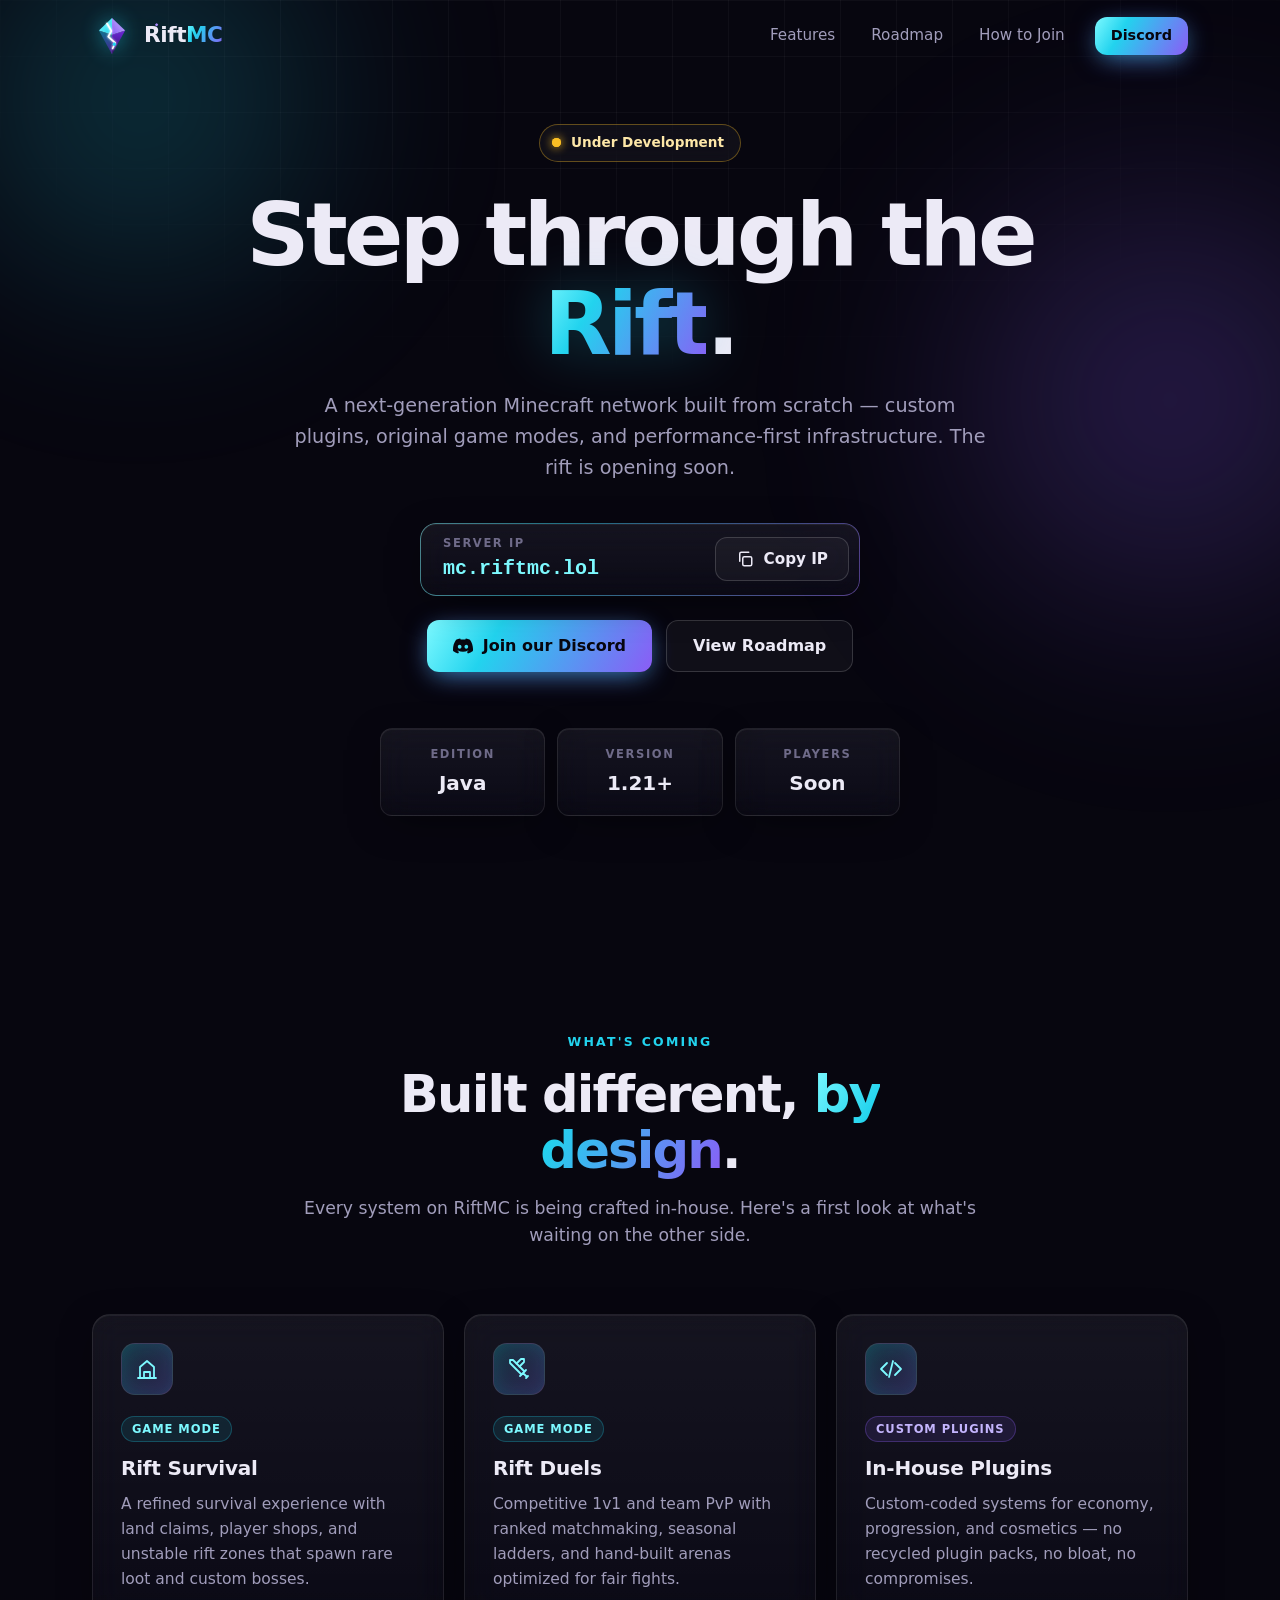
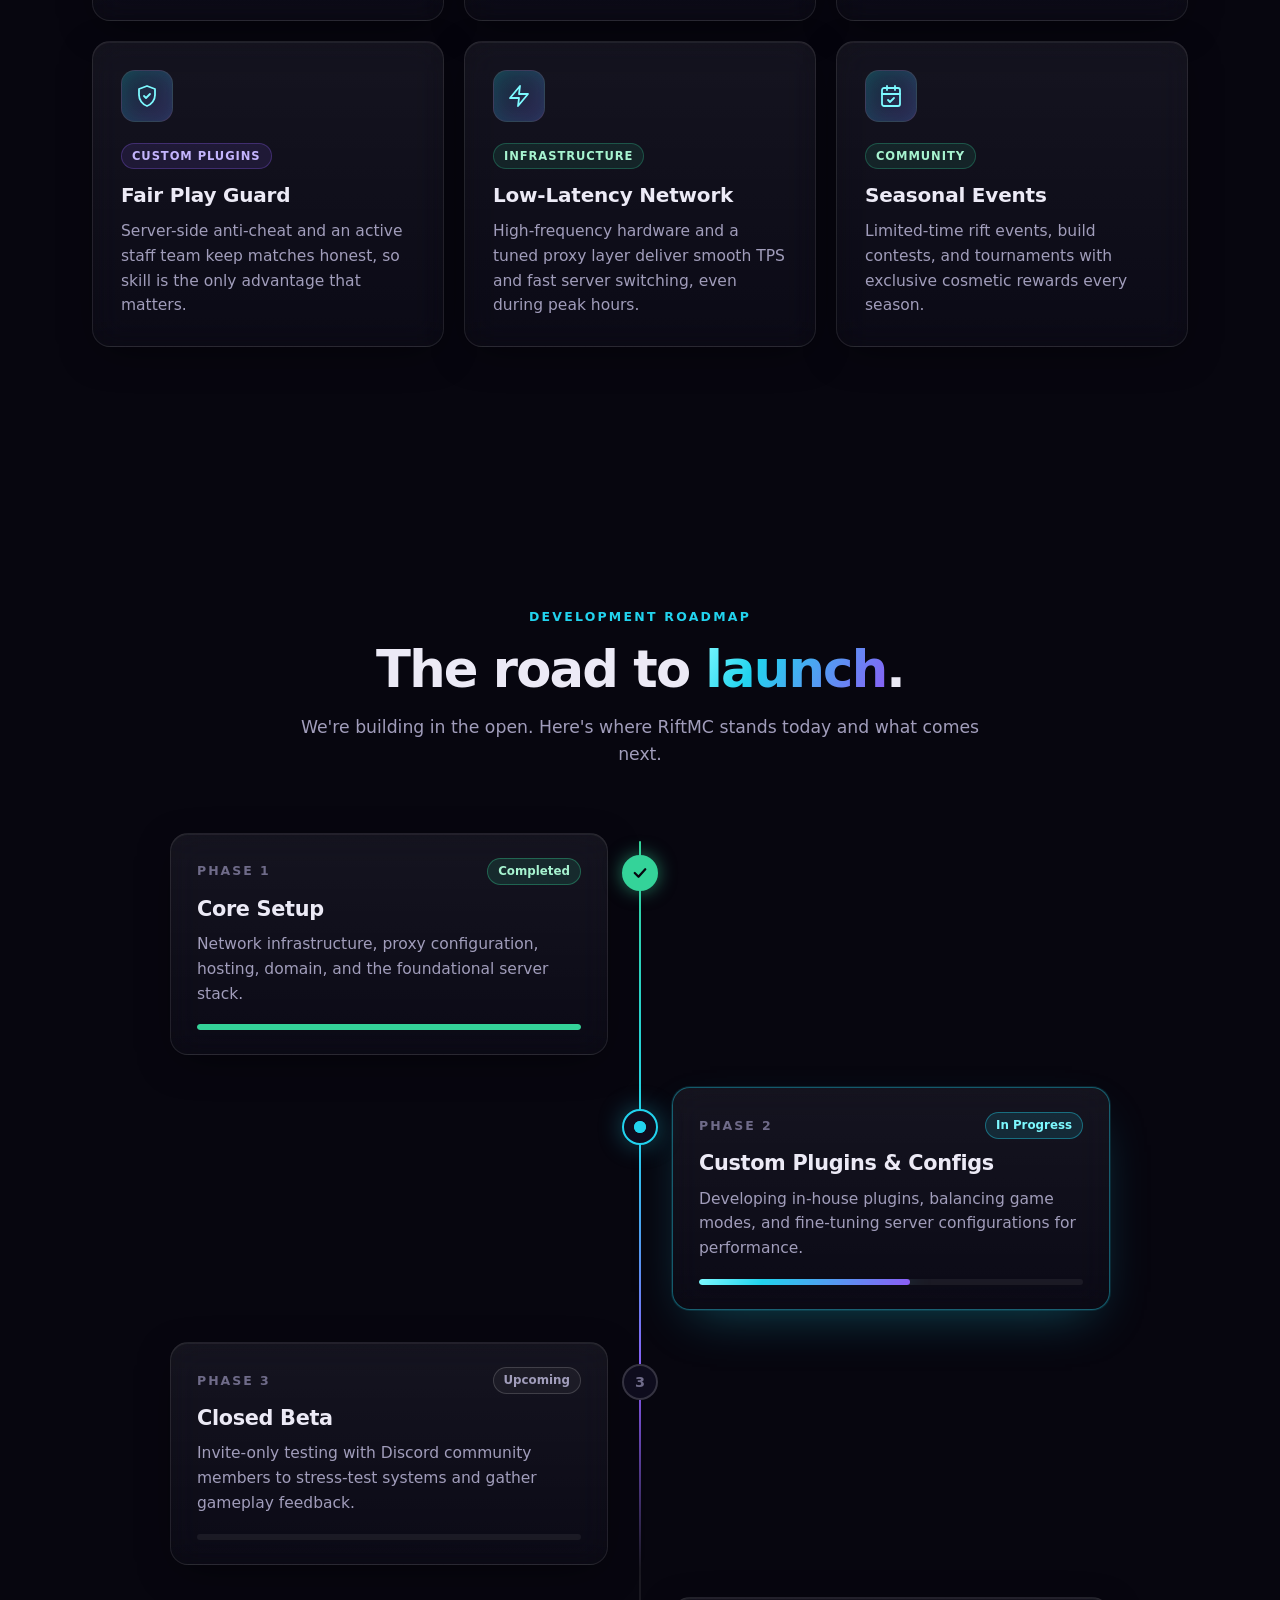
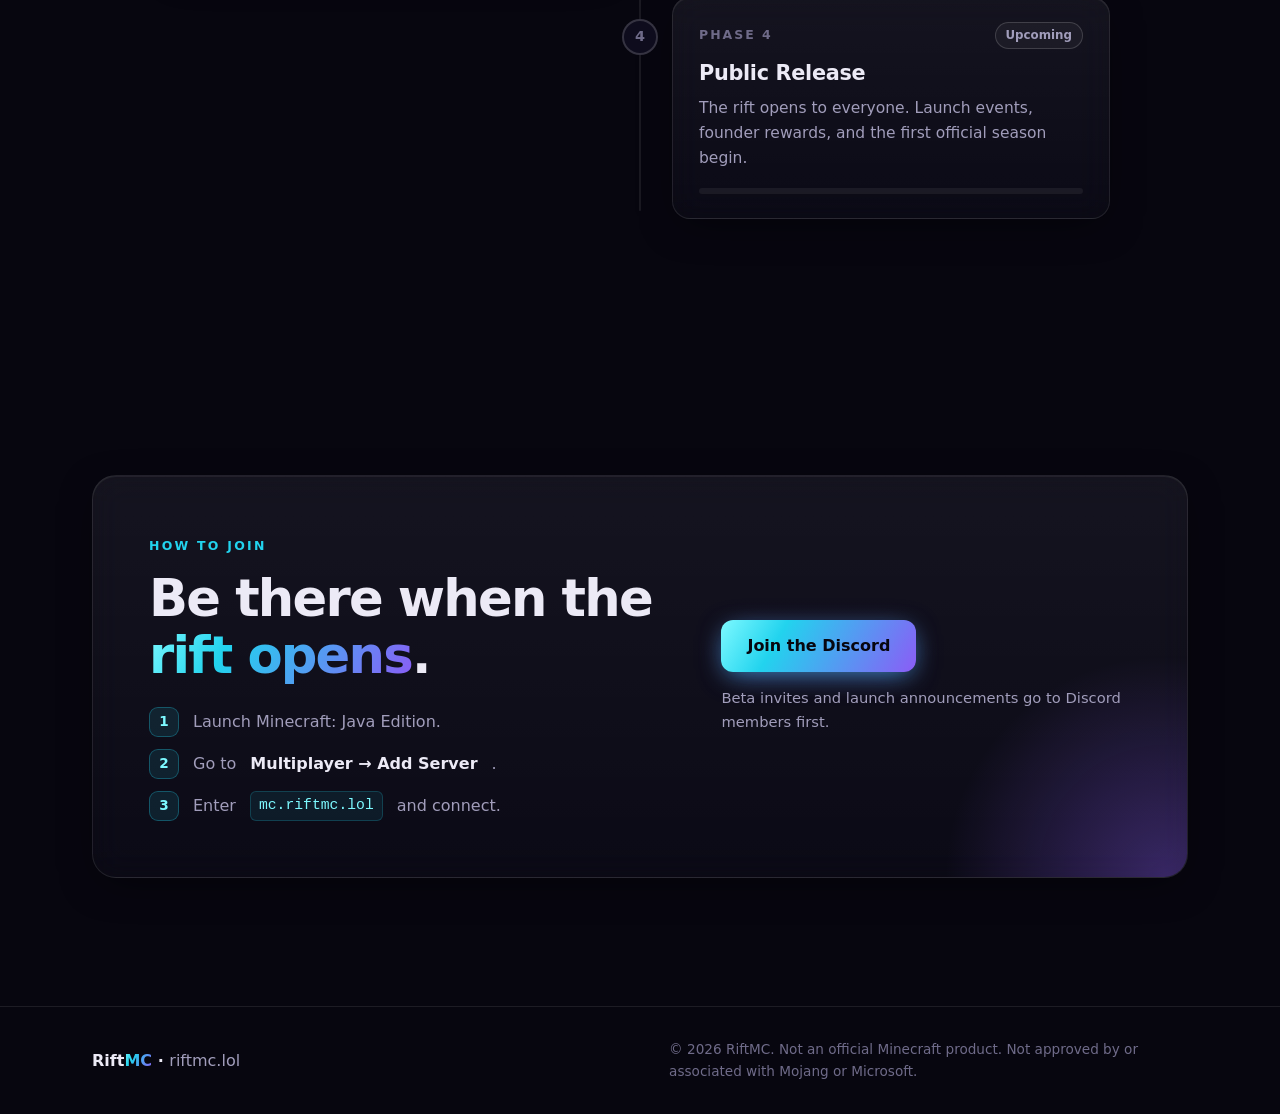
<file: index.html>
<!DOCTYPE html>
<html lang="en">
<head>
  <meta charset="UTF-8">
  <meta name="viewport" content="width=device-width, initial-scale=1">
  <title>RiftMC — Minecraft Server Network</title>
  <meta name="description" content="RiftMC is a next-generation Minecraft server network with custom plugins and unique game modes. Join at mc.riftmc.lol.">
  <meta name="theme-color" content="#07060f">
  <link rel="canonical" href="https://riftmc.lol/">

  <meta property="og:type" content="website">
  <meta property="og:title" content="RiftMC — Minecraft Server Network">
  <meta property="og:description" content="Custom plugins, unique game modes, and a community built from the ground up. IP: mc.riftmc.lol">
  <meta property="og:url" content="https://riftmc.lol/">
  <meta name="twitter:card" content="summary">

  <link rel="icon" href="favicon.svg" type="image/svg+xml">
  <script>document.documentElement.classList.add("js")</script>
  <link rel="stylesheet" href="css/styles.css">
  <script type="module" src="js/main.js"></script>
</head>
<body>
  <a class="skip-link" href="#main">Skip to content</a>

  <!-- Ambient background -->
  <div class="bg" aria-hidden="true">
    <div class="bg__grid"></div>
    <div class="bg__orb bg__orb--cyan"></div>
    <div class="bg__orb bg__orb--purple"></div>
  </div>

  <header class="header" data-header>
    <div class="container header__inner">
      <a href="#top" class="brand" aria-label="RiftMC home">
        <svg class="brand__logo" viewBox="0 0 64 64" aria-hidden="true">
          <defs>
            <linearGradient id="logo-a" x1="0" y1="0" x2="1" y2="1">
              <stop offset="0" stop-color="#7df9ff"/>
              <stop offset="1" stop-color="#22d3ee"/>
            </linearGradient>
            <linearGradient id="logo-b" x1="1" y1="0" x2="0" y2="1">
              <stop offset="0" stop-color="#c4b5fd"/>
              <stop offset="1" stop-color="#8b5cf6"/>
            </linearGradient>
            <linearGradient id="logo-c" x1="0" y1="0" x2="0" y2="1">
              <stop offset="0" stop-color="#0e7490"/>
              <stop offset="1" stop-color="#4c1d95"/>
            </linearGradient>
            <linearGradient id="logo-d" x1="0" y1="0" x2="0" y2="1">
              <stop offset="0" stop-color="#6d28d9"/>
              <stop offset="1" stop-color="#2e1065"/>
            </linearGradient>
            <filter id="logo-glow" x="-50%" y="-50%" width="200%" height="200%">
              <feGaussianBlur stdDeviation="1.6" result="blur"/>
              <feMerge><feMergeNode in="blur"/><feMergeNode in="SourceGraphic"/></feMerge>
            </filter>
          </defs>
          <g class="brand__crystal">
            <polygon points="32,3 11,23 32,30" fill="url(#logo-a)"/>
            <polygon points="32,3 53,23 32,30" fill="url(#logo-b)"/>
            <polygon points="11,23 32,30 32,61" fill="url(#logo-c)"/>
            <polygon points="53,23 32,30 32,61" fill="url(#logo-d)"/>
            <polyline points="32,3 32,30 32,61" fill="none" stroke="#fff" stroke-opacity=".18" stroke-width=".8"/>
            <polyline points="11,23 32,30 53,23" fill="none" stroke="#fff" stroke-opacity=".25" stroke-width=".8"/>
          </g>
          <polyline class="brand__rift" points="24,12 31,24 26,33 37,43 33,52" fill="none" stroke="#fff" stroke-width="2.6" stroke-linejoin="round" stroke-linecap="round" filter="url(#logo-glow)"/>
          <rect class="brand__shard brand__shard--1" x="4" y="36" width="5" height="5" rx="1" transform="rotate(45 6.5 38.5)" fill="#22d3ee"/>
          <rect class="brand__shard brand__shard--2" x="55" y="40" width="4" height="4" rx="1" transform="rotate(45 57 42)" fill="#a78bfa"/>
        </svg>
        <span class="brand__name">Rift<span class="text-gradient">MC</span></span>
      </a>

      <button class="nav-toggle" type="button" aria-expanded="false" aria-controls="site-nav" data-nav-toggle>
        <span class="sr-only">Toggle navigation</span>
        <span class="nav-toggle__bar"></span>
        <span class="nav-toggle__bar"></span>
      </button>

      <nav class="nav" id="site-nav" aria-label="Primary" data-nav>
        <ul class="nav__list">
          <li><a class="nav__link" href="#features">Features</a></li>
          <li><a class="nav__link" href="#roadmap">Roadmap</a></li>
          <li><a class="nav__link" href="#join">How to Join</a></li>
          <li><a class="btn btn--sm btn--primary" href="#" target="_blank" rel="noopener" data-discord-link><span data-discord-label>Discord</span></a></li>
        </ul>
      </nav>
    </div>
  </header>

  <main id="main">
    <!-- HERO -->
    <section class="hero" id="top" aria-labelledby="hero-title">
      <div class="container hero__inner">
        <div class="status-pill" data-status data-state="checking" role="status" aria-live="polite">
          <span class="status-pill__dot" aria-hidden="true"></span>
          <span data-status-label>Checking server status…</span>
        </div>

        <h1 class="hero__title" id="hero-title">
          Step through the <span class="text-gradient">Rift</span>.
        </h1>
        <p class="hero__lead">
          A next-generation Minecraft network built from scratch — custom plugins,
          original game modes, and performance-first infrastructure. The rift is opening soon.
        </p>

        <div class="ip-box glass" data-copy-ip>
          <div class="ip-box__text">
            <span class="ip-box__label">Server IP</span>
            <code class="ip-box__ip" data-ip>mc.riftmc.lol</code>
          </div>
          <button class="btn btn--ghost ip-box__btn" type="button" data-copy-btn>
            <svg class="icon" viewBox="0 0 24 24" aria-hidden="true"><rect x="9" y="9" width="12" height="12" rx="2"/><path d="M5 15V5a2 2 0 0 1 2-2h10"/></svg>
            <span data-copy-label>Copy IP</span>
          </button>
          <span class="sr-only" aria-live="polite" data-copy-announce></span>
        </div>

        <div class="hero__actions">
          <a class="btn btn--primary btn--lg" href="#" target="_blank" rel="noopener" data-discord-link>
            <svg class="icon icon--fill" viewBox="0 0 24 24" aria-hidden="true"><path d="M20.3 4.4A19.6 19.6 0 0 0 15.4 3l-.6 1.3a18 18 0 0 0-5.6 0L8.6 3a19.6 19.6 0 0 0-4.9 1.5C.6 9.1-.3 13.6.1 18a19.8 19.8 0 0 0 6 3l1.3-2.1a12.8 12.8 0 0 1-2-1l.5-.4a14 14 0 0 0 12.2 0l.5.4-2 1 1.3 2.1a19.7 19.7 0 0 0 6-3c.5-5.2-.8-9.6-3.6-13.6ZM8 15.3c-1.2 0-2.2-1.1-2.2-2.4S6.8 10.5 8 10.5s2.2 1.1 2.2 2.4-1 2.4-2.2 2.4Zm8 0c-1.2 0-2.2-1.1-2.2-2.4s1-2.4 2.2-2.4 2.2 1.1 2.2 2.4-1 2.4-2.2 2.4Z"/></svg>
            <span data-discord-label>Join our Discord</span>
          </a>
          <a class="btn btn--ghost btn--lg" href="#roadmap">View Roadmap</a>
        </div>

        <dl class="hero__stats">
          <div class="stat glass">
            <dt>Edition</dt>
            <dd>Java</dd>
          </div>
          <div class="stat glass">
            <dt>Version</dt>
            <dd data-version>1.21+</dd>
          </div>
          <div class="stat glass">
            <dt>Players</dt>
            <dd data-players>—</dd>
          </div>
        </dl>
      </div>
    </section>

    <!-- FEATURES -->
    <section class="section" id="features" aria-labelledby="features-title">
      <div class="container">
        <header class="section__head reveal">
          <span class="eyebrow">What's coming</span>
          <h2 class="section__title" id="features-title">Built different, <span class="text-gradient">by design</span>.</h2>
          <p class="section__lead">Every system on RiftMC is being crafted in-house. Here's a first look at what's waiting on the other side.</p>
        </header>

        <ul class="cards">
          <li class="card glass reveal">
            <div class="card__icon" aria-hidden="true">
              <svg viewBox="0 0 24 24"><path d="M3 21h18M5 21V10l7-6 7 6v11"/><path d="M9 21v-6h6v6"/></svg>
            </div>
            <span class="tag">Game mode</span>
            <h3 class="card__title">Rift Survival</h3>
            <p class="card__text">A refined survival experience with land claims, player shops, and unstable rift zones that spawn rare loot and custom bosses.</p>
          </li>
          <li class="card glass reveal">
            <div class="card__icon" aria-hidden="true">
              <svg viewBox="0 0 24 24"><path d="M14.5 17.5 3 6V3h3l11.5 11.5"/><path d="m13 19 6-6M16 16l4 4M19 21l2-2"/><path d="M9.5 6.5 14 2h3v3l-4.5 4.5"/></svg>
            </div>
            <span class="tag">Game mode</span>
            <h3 class="card__title">Rift Duels</h3>
            <p class="card__text">Competitive 1v1 and team PvP with ranked matchmaking, seasonal ladders, and hand-built arenas optimized for fair fights.</p>
          </li>
          <li class="card glass reveal">
            <div class="card__icon" aria-hidden="true">
              <svg viewBox="0 0 24 24"><path d="m16 18 6-6-6-6M8 6l-6 6 6 6"/><path d="m14 4-4 16"/></svg>
            </div>
            <span class="tag tag--purple">Custom plugins</span>
            <h3 class="card__title">In-House Plugins</h3>
            <p class="card__text">Custom-coded systems for economy, progression, and cosmetics — no recycled plugin packs, no bloat, no compromises.</p>
          </li>
          <li class="card glass reveal">
            <div class="card__icon" aria-hidden="true">
              <svg viewBox="0 0 24 24"><path d="M12 2 4 5v6c0 5 3.4 9.4 8 11 4.6-1.6 8-6 8-11V5l-8-3Z"/><path d="m9 12 2 2 4-4"/></svg>
            </div>
            <span class="tag tag--purple">Custom plugins</span>
            <h3 class="card__title">Fair Play Guard</h3>
            <p class="card__text">Server-side anti-cheat and an active staff team keep matches honest, so skill is the only advantage that matters.</p>
          </li>
          <li class="card glass reveal">
            <div class="card__icon" aria-hidden="true">
              <svg viewBox="0 0 24 24"><path d="M13 2 3 14h9l-1 8 10-12h-9l1-8Z"/></svg>
            </div>
            <span class="tag tag--green">Infrastructure</span>
            <h3 class="card__title">Low-Latency Network</h3>
            <p class="card__text">High-frequency hardware and a tuned proxy layer deliver smooth TPS and fast server switching, even during peak hours.</p>
          </li>
          <li class="card glass reveal">
            <div class="card__icon" aria-hidden="true">
              <svg viewBox="0 0 24 24"><rect x="3" y="4" width="18" height="18" rx="2"/><path d="M16 2v4M8 2v4M3 10h18"/><path d="m9 16 2 2 4-4"/></svg>
            </div>
            <span class="tag tag--green">Community</span>
            <h3 class="card__title">Seasonal Events</h3>
            <p class="card__text">Limited-time rift events, build contests, and tournaments with exclusive cosmetic rewards every season.</p>
          </li>
        </ul>
      </div>
    </section>

    <!-- ROADMAP -->
    <section class="section" id="roadmap" aria-labelledby="roadmap-title">
      <div class="container">
        <header class="section__head reveal">
          <span class="eyebrow">Development roadmap</span>
          <h2 class="section__title" id="roadmap-title">The road to <span class="text-gradient">launch</span>.</h2>
          <p class="section__lead">We're building in the open. Here's where RiftMC stands today and what comes next.</p>
        </header>

        <ol class="timeline">
          <li class="timeline__item is-done reveal">
            <span class="timeline__node" aria-hidden="true">
              <svg viewBox="0 0 24 24"><path d="m5 12 5 5 9-10"/></svg>
            </span>
            <article class="timeline__card glass">
              <div class="timeline__meta">
                <span class="timeline__phase">Phase 1</span>
                <span class="badge badge--done">Completed</span>
              </div>
              <h3 class="timeline__title">Core Setup</h3>
              <p class="timeline__text">Network infrastructure, proxy configuration, hosting, domain, and the foundational server stack.</p>
              <div class="progress" role="progressbar" aria-label="Phase 1 progress" aria-valuenow="100" aria-valuemin="0" aria-valuemax="100"><span style="--p:100%"></span></div>
            </article>
          </li>
          <li class="timeline__item is-active reveal">
            <span class="timeline__node" aria-hidden="true"><span class="timeline__pulse"></span></span>
            <article class="timeline__card glass">
              <div class="timeline__meta">
                <span class="timeline__phase">Phase 2</span>
                <span class="badge badge--progress">In Progress</span>
              </div>
              <h3 class="timeline__title">Custom Plugins &amp; Configs</h3>
              <p class="timeline__text">Developing in-house plugins, balancing game modes, and fine-tuning server configurations for performance.</p>
              <div class="progress" role="progressbar" aria-label="Phase 2 progress" aria-valuenow="55" aria-valuemin="0" aria-valuemax="100"><span style="--p:55%"></span></div>
            </article>
          </li>
          <li class="timeline__item reveal">
            <span class="timeline__node" aria-hidden="true">3</span>
            <article class="timeline__card glass">
              <div class="timeline__meta">
                <span class="timeline__phase">Phase 3</span>
                <span class="badge">Upcoming</span>
              </div>
              <h3 class="timeline__title">Closed Beta</h3>
              <p class="timeline__text">Invite-only testing with Discord community members to stress-test systems and gather gameplay feedback.</p>
              <div class="progress" role="progressbar" aria-label="Phase 3 progress" aria-valuenow="0" aria-valuemin="0" aria-valuemax="100"><span style="--p:0%"></span></div>
            </article>
          </li>
          <li class="timeline__item reveal">
            <span class="timeline__node" aria-hidden="true">4</span>
            <article class="timeline__card glass">
              <div class="timeline__meta">
                <span class="timeline__phase">Phase 4</span>
                <span class="badge">Upcoming</span>
              </div>
              <h3 class="timeline__title">Public Release</h3>
              <p class="timeline__text">The rift opens to everyone. Launch events, founder rewards, and the first official season begin.</p>
              <div class="progress" role="progressbar" aria-label="Phase 4 progress" aria-valuenow="0" aria-valuemin="0" aria-valuemax="100"><span style="--p:0%"></span></div>
            </article>
          </li>
        </ol>
      </div>
    </section>

    <!-- JOIN / CTA -->
    <section class="section" id="join" aria-labelledby="join-title">
      <div class="container">
        <div class="cta glass reveal">
          <div class="cta__content">
            <span class="eyebrow">How to join</span>
            <h2 class="section__title" id="join-title">Be there when the <span class="text-gradient">rift opens</span>.</h2>
            <ol class="steps">
              <li><span class="steps__num">1</span>Launch Minecraft: Java Edition.</li>
              <li><span class="steps__num">2</span>Go to <strong>Multiplayer → Add Server</strong>.</li>
              <li><span class="steps__num">3</span>Enter <code class="inline-code">mc.riftmc.lol</code> and connect.</li>
            </ol>
          </div>
          <div class="cta__actions">
            <a class="btn btn--primary btn--lg" href="#" target="_blank" rel="noopener" data-discord-link><span data-discord-label>Join the Discord</span></a>
            <p class="cta__note">Beta invites and launch announcements go to Discord members first.</p>
          </div>
        </div>
      </div>
    </section>
  </main>

  <footer class="footer">
    <div class="container footer__inner">
      <p class="footer__brand">Rift<span class="text-gradient">MC</span> · <a href="https://riftmc.lol">riftmc.lol</a></p>
      <p class="footer__legal">© <span data-year>2026</span> RiftMC. Not an official Minecraft product. Not approved by or associated with Mojang or Microsoft.</p>
    </div>
  </footer>
</body>
</html>
</file>
<file: css/styles.css>
/* ==========================================================================
   RiftMC — Landing page styles
   ========================================================================== */

:root {
  /* Palette */
  --bg: #07060f;
  --bg-elev: #0e0c1d;
  --surface: rgba(255, 255, 255, 0.04);
  --surface-hover: rgba(255, 255, 255, 0.07);
  --border: rgba(255, 255, 255, 0.09);
  --border-strong: rgba(255, 255, 255, 0.16);
  --text: #eceaf6;
  --text-muted: #a19dbb;
  --text-dim: #6f6b89;

  --cyan: #22d3ee;
  --cyan-bright: #7df9ff;
  --purple: #8b5cf6;
  --purple-bright: #c4b5fd;
  --green: #34d399;
  --amber: #fbbf24;
  --red: #f87171;

  --gradient: linear-gradient(120deg, var(--cyan-bright) 0%, var(--cyan) 30%, var(--purple) 100%);
  --glow-cyan: 0 0 24px rgba(34, 211, 238, 0.35);
  --glow-purple: 0 0 32px rgba(139, 92, 246, 0.35);

  /* Type */
  --font-sans: system-ui, -apple-system, "Segoe UI", Roboto, "Helvetica Neue", Arial, sans-serif;
  --font-mono: ui-monospace, "SF Mono", "Cascadia Code", Menlo, Consolas, monospace;

  /* Layout */
  --container: 1160px;
  --gutter: clamp(16px, 4vw, 32px);
  --radius: 18px;
  --radius-sm: 12px;
  --header-h: 72px;

  --ease: cubic-bezier(0.22, 1, 0.36, 1);
}

/* ---------- Reset ---------- */
*, *::before, *::after { box-sizing: border-box; }
* { margin: 0; }
html {
  scroll-behavior: smooth;
  scroll-padding-top: calc(var(--header-h) + 16px);
  -webkit-text-size-adjust: 100%;
}
body {
  min-height: 100vh;
  background: var(--bg);
  color: var(--text);
  font-family: var(--font-sans);
  font-size: 1rem;
  line-height: 1.6;
  -webkit-font-smoothing: antialiased;
  overflow-x: hidden;
}
img, svg { display: block; max-width: 100%; }
a { color: inherit; text-decoration: none; }
ul, ol { list-style: none; padding: 0; }
button { font: inherit; color: inherit; cursor: pointer; border: 0; background: none; }
code { font-family: var(--font-mono); }
:focus-visible { outline: 2px solid var(--cyan); outline-offset: 3px; border-radius: 6px; }

.sr-only {
  position: absolute; width: 1px; height: 1px; padding: 0; margin: -1px;
  overflow: hidden; clip: rect(0 0 0 0); white-space: nowrap; border: 0;
}
.skip-link {
  position: absolute; left: 16px; top: -100px; z-index: 100;
  padding: 10px 16px; border-radius: 10px; background: var(--cyan); color: #000; font-weight: 600;
}
.skip-link:focus { top: 16px; }

.container { width: 100%; max-width: var(--container); margin-inline: auto; padding-inline: var(--gutter); }

.text-gradient {
  background: var(--gradient);
  -webkit-background-clip: text;
  background-clip: text;
  color: transparent;
}

/* ---------- Glass ---------- */
.glass {
  background: linear-gradient(180deg, rgba(255, 255, 255, 0.06), rgba(255, 255, 255, 0.02));
  border: 1px solid var(--border);
  -webkit-backdrop-filter: blur(16px) saturate(140%);
  backdrop-filter: blur(16px) saturate(140%);
  box-shadow: inset 0 1px 0 rgba(255, 255, 255, 0.06), 0 10px 40px -12px rgba(0, 0, 0, 0.6);
}

/* ---------- Background ---------- */
.bg { position: fixed; inset: 0; z-index: -1; overflow: hidden; pointer-events: none; }
.bg__grid {
  position: absolute; inset: 0;
  background-image:
    linear-gradient(rgba(255, 255, 255, 0.035) 1px, transparent 1px),
    linear-gradient(90deg, rgba(255, 255, 255, 0.035) 1px, transparent 1px);
  background-size: 56px 56px;
  mask-image: radial-gradient(ellipse 80% 60% at 50% 0%, #000 30%, transparent 75%);
  -webkit-mask-image: radial-gradient(ellipse 80% 60% at 50% 0%, #000 30%, transparent 75%);
}
.bg__orb {
  position: absolute; border-radius: 50%; filter: blur(90px); opacity: 0.5;
  will-change: transform;
}
.bg__orb--cyan {
  width: 520px; height: 520px; top: -160px; left: -120px;
  background: radial-gradient(circle, rgba(34, 211, 238, 0.55), transparent 70%);
  animation: drift 18s var(--ease) infinite alternate;
}
.bg__orb--purple {
  width: 620px; height: 620px; top: 10%; right: -200px;
  background: radial-gradient(circle, rgba(139, 92, 246, 0.6), transparent 70%);
  animation: drift 22s var(--ease) infinite alternate-reverse;
}
@keyframes drift {
  from { transform: translate3d(0, 0, 0) scale(1); }
  to   { transform: translate3d(80px, 60px, 0) scale(1.15); }
}

/* ---------- Buttons ---------- */
.btn {
  --btn-h: 44px;
  display: inline-flex; align-items: center; justify-content: center; gap: 10px;
  height: var(--btn-h); padding-inline: 20px;
  border-radius: 12px; font-weight: 600; font-size: 0.95rem; white-space: nowrap;
  transition: transform 0.25s var(--ease), box-shadow 0.25s var(--ease), background 0.25s, border-color 0.25s;
}
.btn:active { transform: translateY(1px) scale(0.98); }
.btn--sm { --btn-h: 38px; padding-inline: 16px; font-size: 0.9rem; }
.btn--lg { --btn-h: 52px; padding-inline: 26px; font-size: 1rem; }
.btn--primary {
  background: var(--gradient); color: #07060f;
  box-shadow: 0 6px 24px -6px rgba(34, 211, 238, 0.55), 0 6px 30px -8px rgba(139, 92, 246, 0.6);
}
.btn--primary:hover {
  transform: translateY(-2px);
  box-shadow: 0 10px 34px -6px rgba(34, 211, 238, 0.7), 0 10px 40px -8px rgba(139, 92, 246, 0.75);
}
/* Discord links with no invite configured yet */
.btn.is-disabled { cursor: default; opacity: 0.55; filter: saturate(0.6); box-shadow: none; pointer-events: none; }
.btn--ghost { background: var(--surface); border: 1px solid var(--border-strong); }
.btn--ghost:hover { background: var(--surface-hover); border-color: rgba(34, 211, 238, 0.5); }

.icon { width: 18px; height: 18px; fill: none; stroke: currentColor; stroke-width: 2; stroke-linecap: round; stroke-linejoin: round; }
.icon--fill { fill: currentColor; stroke: none; width: 20px; height: 20px; }

/* ---------- Header ---------- */
.header {
  position: fixed; inset: 0 0 auto; z-index: 50; height: var(--header-h);
  transition: background 0.3s, border-color 0.3s, backdrop-filter 0.3s;
  border-bottom: 1px solid transparent;
}
.header.is-scrolled {
  background: rgba(7, 6, 15, 0.7);
  -webkit-backdrop-filter: blur(18px) saturate(160%);
  backdrop-filter: blur(18px) saturate(160%);
  border-bottom-color: var(--border);
}
.header__inner { height: 100%; display: flex; align-items: center; justify-content: space-between; gap: 24px; }

.brand { display: inline-flex; align-items: center; gap: 12px; font-weight: 800; font-size: 1.35rem; letter-spacing: -0.02em; }
.brand__logo { width: 40px; height: 40px; overflow: visible; filter: drop-shadow(0 0 10px rgba(34, 211, 238, 0.45)); transition: transform 0.5s var(--ease), filter 0.5s; }
.brand:hover .brand__logo { transform: rotate(-8deg) scale(1.08); filter: drop-shadow(0 0 16px rgba(139, 92, 246, 0.7)); }
.brand__rift { stroke-dasharray: 60; animation: rift-flicker 4s ease-in-out infinite; }
.brand__shard { animation: float 3.2s ease-in-out infinite; transform-box: fill-box; transform-origin: center; }
.brand__shard--2 { animation-delay: -1.6s; }
@keyframes rift-flicker {
  0%, 100% { opacity: 1; }
  45% { opacity: 1; }
  50% { opacity: 0.35; }
  55% { opacity: 1; }
}
@keyframes float {
  0%, 100% { translate: 0 0; }
  50% { translate: 0 -4px; }
}

.nav__list { display: flex; align-items: center; gap: 8px; }
.nav__link {
  display: inline-block; padding: 8px 14px; border-radius: 10px;
  color: var(--text-muted); font-weight: 500; font-size: 0.95rem;
  transition: color 0.2s, background 0.2s;
}
.nav__link:hover { color: var(--text); background: var(--surface); }
.nav__list .btn { margin-left: 8px; }

.nav-toggle { display: none; width: 44px; height: 44px; border-radius: 12px; position: relative; }
.nav-toggle__bar {
  position: absolute; left: 12px; right: 12px; height: 2px; border-radius: 2px; background: var(--text);
  transition: transform 0.3s var(--ease), top 0.3s var(--ease);
}
.nav-toggle__bar:nth-child(2) { top: 18px; }
.nav-toggle__bar:nth-child(3) { top: 25px; }
.nav-toggle[aria-expanded="true"] .nav-toggle__bar:nth-child(2) { top: 21px; transform: rotate(45deg); }
.nav-toggle[aria-expanded="true"] .nav-toggle__bar:nth-child(3) { top: 21px; transform: rotate(-45deg); }

/* ---------- Hero ---------- */
.hero {
  min-height: 100svh;
  display: flex; align-items: center;
  padding-block: calc(var(--header-h) + 48px) 80px;
}
.hero__inner { display: flex; flex-direction: column; align-items: center; text-align: center; }

.status-pill {
  --dot: var(--text-dim);
  display: inline-flex; align-items: center; gap: 10px;
  padding: 7px 16px 7px 12px; margin-bottom: 28px;
  border-radius: 999px; border: 1px solid var(--border-strong);
  background: rgba(255, 255, 255, 0.04);
  font-size: 0.85rem; font-weight: 600; color: var(--text-muted);
  -webkit-backdrop-filter: blur(10px); backdrop-filter: blur(10px);
}
.status-pill__dot {
  position: relative; width: 9px; height: 9px; border-radius: 50%; background: var(--dot);
  box-shadow: 0 0 10px var(--dot);
}
.status-pill__dot::after {
  content: ""; position: absolute; inset: 0; border-radius: 50%; background: var(--dot);
  animation: ping 1.8s cubic-bezier(0, 0, 0.2, 1) infinite;
}
.status-pill[data-state="online"] { --dot: var(--green); color: #b7f5dc; border-color: rgba(52, 211, 153, 0.35); }
.status-pill[data-state="dev"] { --dot: var(--amber); color: #fde7a8; border-color: rgba(251, 191, 36, 0.35); }
.status-pill[data-state="checking"] .status-pill__dot::after { animation-duration: 1s; }
@keyframes ping { 75%, 100% { transform: scale(2.4); opacity: 0; } }

.hero__title {
  font-size: clamp(2.6rem, 8vw, 5.5rem);
  line-height: 1.02; letter-spacing: -0.045em; font-weight: 850;
  max-width: 14ch;
}
.hero__title .text-gradient { filter: drop-shadow(0 0 28px rgba(34, 211, 238, 0.3)); }
.hero__lead {
  margin-top: 22px; max-width: 58ch;
  font-size: clamp(1rem, 2.2vw, 1.2rem); color: var(--text-muted);
}

.ip-box {
  position: relative;
  display: flex; align-items: center; justify-content: space-between; gap: 16px;
  width: 100%; max-width: 440px; margin-top: 40px;
  padding: 10px 10px 10px 22px; border-radius: 16px;
  transition: border-color 0.3s, box-shadow 0.3s;
}
.ip-box::before {
  content: ""; position: absolute; inset: -1px; border-radius: inherit; padding: 1px;
  background: var(--gradient); opacity: 0.45;
  -webkit-mask: linear-gradient(#000 0 0) content-box, linear-gradient(#000 0 0);
  -webkit-mask-composite: xor; mask-composite: exclude;
  pointer-events: none; transition: opacity 0.3s;
}
.ip-box:hover::before { opacity: 0.9; }
.ip-box.is-copied { box-shadow: var(--glow-cyan); }
.ip-box.is-copied::before { opacity: 1; }
.ip-box__text { display: flex; flex-direction: column; align-items: flex-start; text-align: left; min-width: 0; }
.ip-box__label { font-size: 0.72rem; text-transform: uppercase; letter-spacing: 0.14em; color: var(--text-dim); font-weight: 700; }
.ip-box__ip { font-size: clamp(1rem, 3.6vw, 1.25rem); font-weight: 700; color: var(--cyan-bright); overflow-wrap: anywhere; }
.ip-box__btn { flex-shrink: 0; min-width: 118px; }
.ip-box.is-copied .ip-box__btn { background: rgba(52, 211, 153, 0.15); border-color: rgba(52, 211, 153, 0.6); color: #b7f5dc; }

.hero__actions { display: flex; flex-wrap: wrap; justify-content: center; gap: 14px; margin-top: 24px; }

.hero__stats {
  display: grid; grid-template-columns: repeat(3, 1fr); gap: 12px;
  width: 100%; max-width: 520px; margin-top: 56px;
}
.stat { padding: 16px 12px; border-radius: var(--radius-sm); }
.stat dt { font-size: 0.72rem; text-transform: uppercase; letter-spacing: 0.14em; color: var(--text-dim); font-weight: 700; }
.stat dd { margin-top: 4px; font-size: 1.25rem; font-weight: 750; }

/* ---------- Sections ---------- */
.section { padding-block: clamp(72px, 12vw, 128px); }
.section__head { max-width: 680px; margin: 0 auto clamp(40px, 6vw, 64px); text-align: center; }
.eyebrow {
  display: inline-block; margin-bottom: 14px;
  font-size: 0.78rem; font-weight: 700; text-transform: uppercase; letter-spacing: 0.18em; color: var(--cyan);
}
.section__title { font-size: clamp(2rem, 5vw, 3.2rem); line-height: 1.1; letter-spacing: -0.035em; font-weight: 800; }
.section__lead { margin-top: 16px; color: var(--text-muted); font-size: 1.08rem; }

/* ---------- Feature cards ---------- */
.cards { display: grid; grid-template-columns: repeat(3, 1fr); gap: 20px; }
.card {
  position: relative; padding: 28px; border-radius: var(--radius); overflow: hidden;
  transition: transform 0.4s var(--ease), border-color 0.4s, background 0.4s;
}
.card::after {
  content: ""; position: absolute; inset: 0; pointer-events: none;
  background: radial-gradient(420px circle at var(--mx, 50%) var(--my, -20%), rgba(34, 211, 238, 0.12), transparent 45%);
  opacity: 0; transition: opacity 0.4s;
}
.card:hover { transform: translateY(-6px); border-color: rgba(139, 92, 246, 0.45); }
.card:hover::after { opacity: 1; }
.card__icon {
  display: grid; place-items: center; width: 52px; height: 52px; margin-bottom: 20px;
  border-radius: 14px;
  background: linear-gradient(135deg, rgba(34, 211, 238, 0.18), rgba(139, 92, 246, 0.22));
  border: 1px solid rgba(255, 255, 255, 0.1);
  box-shadow: inset 0 0 18px rgba(34, 211, 238, 0.15);
}
.card__icon svg { width: 24px; height: 24px; fill: none; stroke: var(--cyan-bright); stroke-width: 1.8; stroke-linecap: round; stroke-linejoin: round; }
.card__title { margin-top: 10px; font-size: 1.25rem; font-weight: 700; letter-spacing: -0.01em; }
.card__text { margin-top: 8px; color: var(--text-muted); font-size: 0.97rem; }

.tag {
  display: inline-block; padding: 3px 10px; border-radius: 999px;
  font-size: 0.72rem; font-weight: 700; text-transform: uppercase; letter-spacing: 0.08em;
  color: var(--cyan-bright); background: rgba(34, 211, 238, 0.1); border: 1px solid rgba(34, 211, 238, 0.25);
}
.tag--purple { color: var(--purple-bright); background: rgba(139, 92, 246, 0.12); border-color: rgba(139, 92, 246, 0.3); }
.tag--green { color: #a7f3d0; background: rgba(52, 211, 153, 0.1); border-color: rgba(52, 211, 153, 0.28); }

/* ---------- Timeline ---------- */
.timeline { position: relative; max-width: 940px; margin-inline: auto; }
.timeline::before {
  content: ""; position: absolute; top: 8px; bottom: 8px; left: 50%; width: 2px; translate: -50% 0;
  background: linear-gradient(180deg, var(--green) 0%, var(--cyan) 30%, var(--purple) 55%, rgba(255, 255, 255, 0.08) 75%);
  border-radius: 2px;
}
.timeline__item { position: relative; display: grid; grid-template-columns: 1fr 64px 1fr; align-items: start; }
.timeline__item + .timeline__item { margin-top: 32px; }
.timeline__card { grid-column: 1; padding: 24px 26px; border-radius: var(--radius); }
.timeline__item:nth-child(even) .timeline__card { grid-column: 3; }
.timeline__node {
  grid-column: 2; grid-row: 1; justify-self: center; margin-top: 22px;
  display: grid; place-items: center; width: 36px; height: 36px; border-radius: 50%;
  background: var(--bg-elev); border: 2px solid var(--border-strong);
  font-weight: 800; font-size: 0.9rem; color: var(--text-dim); z-index: 1;
}
.timeline__item .timeline__card { grid-row: 1; }
.timeline__node svg { width: 18px; height: 18px; fill: none; stroke: #07060f; stroke-width: 3; stroke-linecap: round; stroke-linejoin: round; }
.is-done .timeline__node { background: var(--green); border-color: var(--green); box-shadow: 0 0 18px rgba(52, 211, 153, 0.55); }
.is-active .timeline__node { border-color: var(--cyan); box-shadow: var(--glow-cyan); }
.timeline__pulse { width: 12px; height: 12px; border-radius: 50%; background: var(--cyan); position: relative; }
.timeline__pulse::after {
  content: ""; position: absolute; inset: 0; border-radius: 50%; background: var(--cyan);
  animation: ping 1.8s cubic-bezier(0, 0, 0.2, 1) infinite;
}
.is-active .timeline__card { border-color: rgba(34, 211, 238, 0.4); box-shadow: 0 0 0 1px rgba(34, 211, 238, 0.12), 0 20px 50px -20px rgba(34, 211, 238, 0.35); }

.timeline__meta { display: flex; align-items: center; justify-content: space-between; gap: 12px; flex-wrap: wrap; }
.timeline__phase { font-size: 0.78rem; font-weight: 700; text-transform: uppercase; letter-spacing: 0.16em; color: var(--text-dim); }
.timeline__title { margin-top: 8px; font-size: 1.3rem; font-weight: 750; letter-spacing: -0.015em; }
.timeline__text { margin-top: 6px; color: var(--text-muted); font-size: 0.97rem; }

.badge {
  padding: 3px 10px; border-radius: 999px; font-size: 0.74rem; font-weight: 700;
  color: var(--text-muted); background: var(--surface); border: 1px solid var(--border-strong);
}
.badge--done { color: #a7f3d0; background: rgba(52, 211, 153, 0.12); border-color: rgba(52, 211, 153, 0.35); }
.badge--progress { color: var(--cyan-bright); background: rgba(34, 211, 238, 0.12); border-color: rgba(34, 211, 238, 0.4); }

.progress { margin-top: 18px; height: 6px; border-radius: 6px; background: rgba(255, 255, 255, 0.06); overflow: hidden; }
.progress span {
  display: block; height: 100%; width: 0; border-radius: inherit;
  background: var(--gradient); box-shadow: var(--glow-cyan);
  transition: width 1.4s var(--ease) 0.2s;
}
.is-done .progress span { background: var(--green); box-shadow: 0 0 12px rgba(52, 211, 153, 0.5); }
.is-visible .progress span { width: var(--p); }

/* ---------- CTA ---------- */
.cta {
  position: relative; overflow: hidden;
  display: grid; grid-template-columns: 1.3fr 1fr; gap: 40px; align-items: center;
  padding: clamp(28px, 5vw, 56px); border-radius: 24px;
}
.cta::before {
  content: ""; position: absolute; inset: auto -20% -60% auto; width: 480px; height: 480px; border-radius: 50%;
  background: radial-gradient(circle, rgba(139, 92, 246, 0.35), transparent 65%); pointer-events: none;
}
.cta__content, .cta__actions { position: relative; }
.cta__actions { display: flex; flex-direction: column; align-items: flex-start; gap: 14px; }
.cta__note { color: var(--text-muted); font-size: 0.92rem; }
.steps { margin-top: 24px; display: grid; gap: 12px; }
.steps li { display: flex; align-items: center; gap: 14px; color: var(--text-muted); }
.steps strong { color: var(--text); font-weight: 600; }
.steps__num {
  flex-shrink: 0; display: grid; place-items: center; width: 30px; height: 30px; border-radius: 9px;
  font-weight: 800; font-size: 0.85rem; color: var(--cyan-bright);
  background: rgba(34, 211, 238, 0.1); border: 1px solid rgba(34, 211, 238, 0.3);
}
.inline-code {
  padding: 2px 8px; border-radius: 6px; font-size: 0.92em;
  color: var(--cyan-bright); background: rgba(34, 211, 238, 0.08); border: 1px solid rgba(34, 211, 238, 0.2);
}

/* ---------- Footer ---------- */
.footer { border-top: 1px solid var(--border); padding-block: 32px; }
.footer__inner { display: flex; align-items: center; justify-content: space-between; gap: 16px 32px; flex-wrap: wrap; }
.footer__brand { font-weight: 800; }
.footer__brand a { color: var(--text-muted); font-weight: 500; }
.footer__brand a:hover { color: var(--cyan-bright); }
.footer__legal { color: var(--text-dim); font-size: 0.85rem; max-width: 60ch; }

/* ---------- Reveal on scroll ---------- */
.js .reveal { opacity: 0; transform: translateY(24px); transition: opacity 0.8s var(--ease), transform 0.8s var(--ease); }
.js .reveal.is-visible { opacity: 1; transform: none; }
.cards .reveal:nth-child(3n + 2) { transition-delay: 0.08s; }
.cards .reveal:nth-child(3n + 3) { transition-delay: 0.16s; }

/* ---------- Responsive ---------- */
@media (max-width: 960px) {
  .cards { grid-template-columns: repeat(2, 1fr); }
  .cta { grid-template-columns: 1fr; }
  .btn.is-disabled { white-space: normal; }
}

@media (max-width: 760px) {
  :root { --header-h: 64px; }

  .nav-toggle { display: block; }
  .nav {
    position: absolute; top: var(--header-h); left: 0; right: 0;
    padding: 12px var(--gutter) 20px;
    background: rgba(7, 6, 15, 0.92);
    -webkit-backdrop-filter: blur(18px); backdrop-filter: blur(18px);
    border-bottom: 1px solid var(--border);
    opacity: 0; visibility: hidden; transform: translateY(-8px);
    transition: opacity 0.25s, transform 0.25s var(--ease), visibility 0.25s;
  }
  .nav.is-open { opacity: 1; visibility: visible; transform: none; }
  .nav__list { flex-direction: column; align-items: stretch; gap: 4px; }
  .nav__link { display: block; padding: 12px 14px; }
  .nav__list .btn { margin: 8px 0 0; width: 100%; }
  .header:has(.nav.is-open) { background: rgba(7, 6, 15, 0.92); border-bottom-color: var(--border); }

  .cards { grid-template-columns: 1fr; }

  /* Timeline collapses to a single left rail */
  .timeline::before { left: 18px; translate: 0; }
  .timeline__item { grid-template-columns: 36px 1fr; column-gap: 16px; }
  .timeline__node { grid-column: 1; margin-top: 22px; }
  .timeline__card,
  .timeline__item:nth-child(even) .timeline__card { grid-column: 2; }
}

@media (max-width: 480px) {
  .ip-box { flex-direction: column; align-items: stretch; padding: 16px; gap: 12px; }
  .ip-box__text { align-items: center; text-align: center; }
  .ip-box__btn { width: 100%; }
  .hero__actions { width: 100%; flex-direction: column; }
  .hero__actions .btn { width: 100%; }
  .hero__stats { gap: 8px; }
  .stat dd { font-size: 1.05rem; }
  .card { padding: 22px; }
}

@media (prefers-reduced-motion: reduce) {
  html { scroll-behavior: auto; }
  *, *::before, *::after { animation-duration: 0.01ms !important; animation-iteration-count: 1 !important; transition-duration: 0.01ms !important; }
  .js .reveal { opacity: 1; transform: none; }
}
</file>
